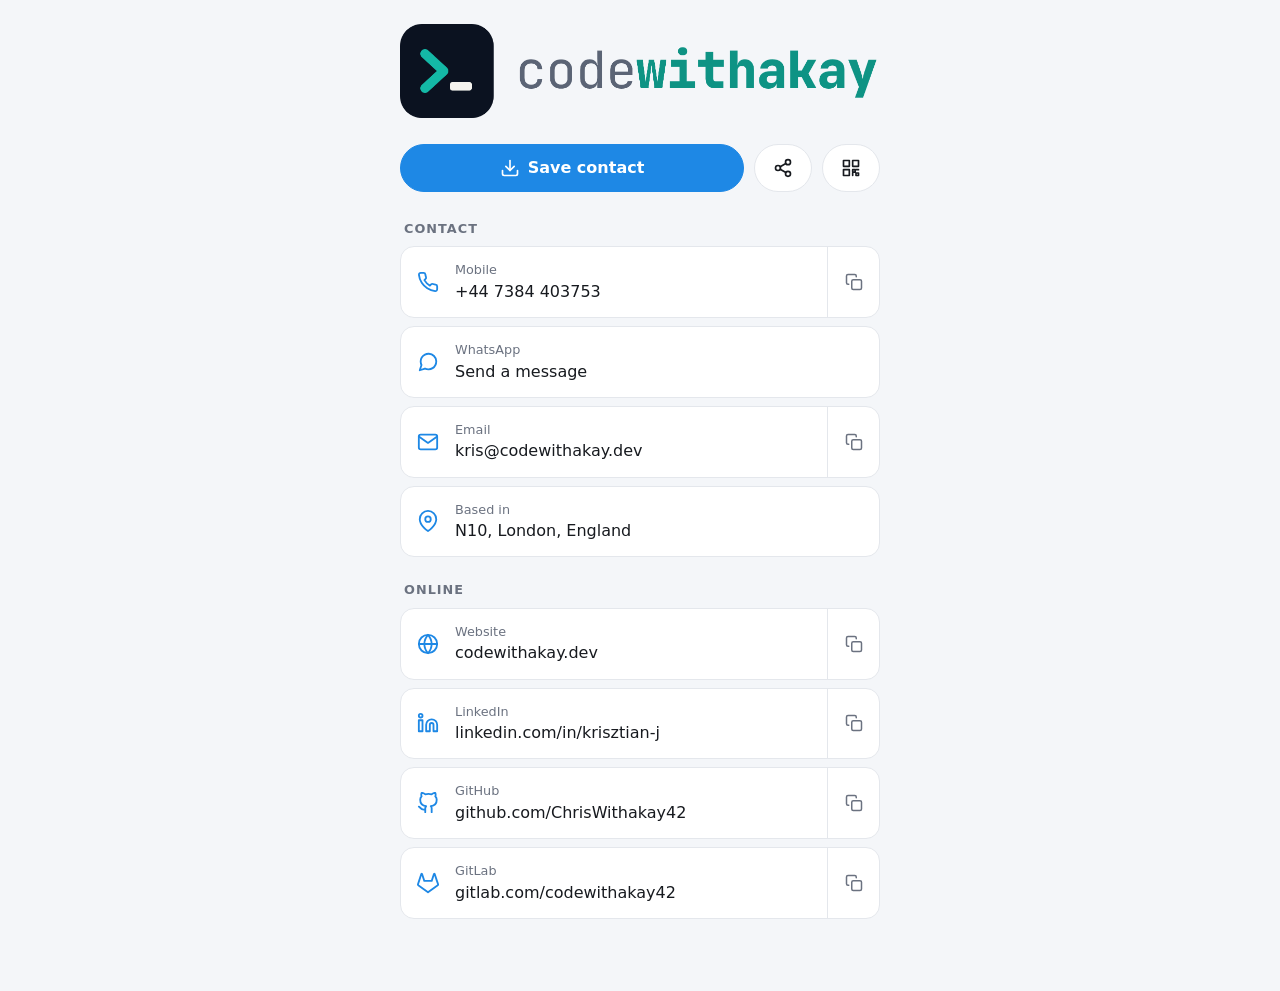
<file: index.html>
<!doctype html>
<html lang="en-GB">

<head>
  <meta charset="UTF-8">
  <meta name="viewport" content="width=device-width, initial-scale=1">
  <title>Krisztian Jakovcevic · CodeWithaKay</title>
  <meta name="description"
    content="Krisztian Jakovcevic, Founder and Lead Consultant at CodeWithaKay. Save my contact details, or reach me by phone, email or WhatsApp.">
  <meta name="theme-color" content="#1e88e5">
  <link rel="canonical" href="https://chriswithakay42.github.io/BusinessCard/">

  <meta property="og:type" content="profile">
  <meta property="og:title" content="Krisztian Jakovcevic · CodeWithaKay">
  <meta property="og:description" content="Founder / Lead Consultant / Developer. Tap to save my contact details.">
  <meta property="og:url" content="https://chriswithakay42.github.io/BusinessCard/">
  <meta property="og:image" content="https://chriswithakay42.github.io/BusinessCard/9a6gtOZBUU2.png">
  <meta name="twitter:card" content="summary_large_image">

  <link rel="manifest" href="manifest.webmanifest">
  <link rel="icon" href="icon-512.png" type="image/png">
  <link rel="apple-touch-icon" href="apple-touch-icon.png">
  <link rel="stylesheet" href="card.css">
</head>

<body>
  <main class="card">
    <header class="hero">
      <img src="lockup-light.png" width="1845" height="360" alt="CodeWithaKay">
    </header>

    <div class="actions">
      <a class="btn primary" href="kris.vcf" download="Krisztian Jakovcevic.vcf">
        <svg>
          <use href="icons.svg#i-download" />
        </svg> Save contact
      </a>
      <button class="btn" id="share" type="button" aria-label="Share this card">
        <svg>
          <use href="icons.svg#i-share" />
        </svg>
      </button>
      <button class="btn" id="qr-open" type="button" aria-label="Show QR code">
        <svg>
          <use href="icons.svg#i-qr" />
        </svg>
      </button>
    </div>

    <section class="group">
      <h2>Contact</h2>
      <ul class="rows">
        <li class="row">
          <a href="tel:+447384403753">
            <svg>
              <use href="icons.svg#i-phone" />
            </svg>
            <span class="label">Mobile</span>
            <span class="value">+44 7384 403753</span>
          </a>
          <button class="copy" type="button" data-copy="+447384403753" aria-label="Copy phone number"><svg>
              <use href="icons.svg#i-copy" />
            </svg></button>
        </li>
        <li class="row">
          <a href="https://wa.me/447384403753" target="_blank" rel="noopener">
            <svg>
              <use href="icons.svg#i-chat" />
            </svg>
            <span class="label">WhatsApp</span>
            <span class="value">Send a message</span>
          </a>
        </li>
        <li class="row">
          <a href="mailto:kris@codewithakay.dev">
            <svg>
              <use href="icons.svg#i-mail" />
            </svg>
            <span class="label">Email</span>
            <span class="value">kris@codewithakay.dev</span>
          </a>
          <button class="copy" type="button" data-copy="kris@codewithakay.dev" aria-label="Copy email address"><svg>
              <use href="icons.svg#i-copy" />
            </svg></button>
        </li>
        <li class="row">
          <a href="https://maps.google.com/?q=N10+London+England" target="_blank" rel="noopener">
            <svg>
              <use href="icons.svg#i-pin" />
            </svg>
            <span class="label">Based in</span>
            <span class="value">N10, London, England</span>
          </a>
        </li>
      </ul>
    </section>

    <section class="group">
      <h2>Online</h2>
      <ul class="rows">
        <li class="row">
          <a href="https://codewithakay.dev" target="_blank" rel="noopener">
            <svg>
              <use href="icons.svg#i-globe" />
            </svg>
            <span class="label">Website</span>
            <span class="value">codewithakay.dev</span>
          </a>
          <button class="copy" type="button" data-copy="https://codewithakay.dev"
            aria-label="Copy website address"><svg>
              <use href="icons.svg#i-copy" />
            </svg></button>
        </li>
        <li class="row">
          <a href="https://www.linkedin.com/in/krisztian-j" target="_blank" rel="noopener">
            <svg>
              <use href="icons.svg#i-linkedin" />
            </svg>
            <span class="label">LinkedIn</span>
            <span class="value">linkedin.com/in/krisztian-j</span>
          </a>
          <button class="copy" type="button" data-copy="https://www.linkedin.com/in/krisztian-j"
            aria-label="Copy LinkedIn address"><svg>
              <use href="icons.svg#i-copy" />
            </svg></button>
        </li>
        <li class="row">
          <a href="https://github.com/ChrisWithakay42" target="_blank" rel="noopener">
            <svg>
              <use href="icons.svg#i-github" />
            </svg>
            <span class="label">GitHub</span>
            <span class="value">github.com/ChrisWithakay42</span>
          </a>
          <button class="copy" type="button" data-copy="https://github.com/ChrisWithakay42"
            aria-label="Copy GitHub address"><svg>
              <use href="icons.svg#i-copy" />
            </svg></button>
        </li>
        <li class="row">
          <a href="https://gitlab.com/codewithakay42" target="_blank" rel="noopener">
            <svg>
              <use href="icons.svg#i-gitlab" />
            </svg>
            <span class="label">GitLab</span>
            <span class="value">gitlab.com/codewithakay42</span>
          </a>
          <button class="copy" type="button" data-copy="https://gitlab.com/codewithakay42"
            aria-label="Copy GitLab address"><svg>
              <use href="icons.svg#i-copy" />
            </svg></button>
        </li>
      </ul>
    </section>
  </main>

  <dialog id="qr" aria-labelledby="qr-title">
    <h2 id="qr-title">Krisztian Jakovcevic</h2>
    <p>Scan to open this card</p>
    <img src="qr.png" width="370" height="370" alt="QR code linking to this card">
    <button class="btn" type="button" data-close>Close</button>
  </dialog>

  <div class="toast" role="status" aria-live="polite"></div>
  <script src="card.js"></script>
</body>

</html>
</file>
<file: card.css>
:root {
  --bg: #f4f6f9;
  --surface: #ffffff;
  --text: #171a1f;
  --muted: #6b7280;
  --border: #e4e7ec;
  --accent: #1e88e5;
  --accent-ink: #ffffff;
  --radius: 14px;
  --font: system-ui, -apple-system, "Segoe UI", Roboto, "Helvetica Neue", Arial, sans-serif;
  --font-display: var(--font);
  color-scheme: light dark;
}
@media (prefers-color-scheme: dark) {
  :root {
    --bg: #0e1013;
    --surface: #181b20;
    --text: #f2f4f7;
    --muted: #9aa3b2;
    --border: #2b3038;
  }
}

* { box-sizing: border-box; }
html, body { margin: 0; }
body {
  font-family: var(--font);
  background: var(--bg);
  color: var(--text);
  line-height: 1.45;
  -webkit-font-smoothing: antialiased;
  padding: 24px 16px 48px;
}
a { color: inherit; text-decoration: none; }
button { font: inherit; color: inherit; }

.card {
  max-width: 480px;
  margin: 0 auto;
}

/* Header */
.hero { text-align: center; margin-bottom: 20px; }
.hero img {
  width: 100%;
  max-width: 480px;
  height: auto;
}
.wordmark {
  font-family: var(--font-display);
  font-size: 2.4rem;
  font-weight: 700;
  letter-spacing: -0.02em;
  margin: 0;
}
.tagline {
  margin: 8px 0 0;
  color: var(--muted);
  font-size: 1rem;
  text-wrap: balance;
}
.hero h1 { font-size: 1.5rem; margin: 16px 0 2px; }
.hero .role { color: var(--muted); margin: 0; }

/* Primary actions */
.actions {
  display: grid;
  grid-template-columns: 1fr auto auto;
  gap: 10px;
  margin: 20px 0 28px;
}
.btn {
  display: inline-flex;
  align-items: center;
  justify-content: center;
  gap: 8px;
  min-height: 48px;
  padding: 0 18px;
  border-radius: 999px;
  border: 1px solid var(--border);
  background: var(--surface);
  cursor: pointer;
  font-weight: 600;
  white-space: nowrap;
}
.btn.primary {
  background: var(--accent);
  border-color: var(--accent);
  color: var(--accent-ink);
}
.btn:active { transform: translateY(1px); }
.btn svg { width: 20px; height: 20px; }

/* Contact groups */
.group { margin-bottom: 24px; }
.group h2 {
  font-size: .8rem;
  font-weight: 600;
  text-transform: uppercase;
  letter-spacing: .08em;
  color: var(--muted);
  margin: 0 0 8px 4px;
}
.rows { list-style: none; margin: 0; padding: 0; display: grid; gap: 8px; }
.row {
  display: flex;
  align-items: stretch;
  background: var(--surface);
  border: 1px solid var(--border);
  border-radius: var(--radius);
  overflow: hidden;
}
.row > a {
  flex: 1;
  min-width: 0;
  display: grid;
  grid-template-columns: 24px 1fr;
  grid-template-rows: auto auto;
  column-gap: 14px;
  align-items: center;
  padding: 14px 16px;
}
.row > a svg {
  grid-row: 1 / span 2;
  width: 22px;
  height: 22px;
  color: var(--accent);
}
.row .label { font-size: .8rem; color: var(--muted); }
.row .value {
  font-weight: 500;
  overflow: hidden;
  text-overflow: ellipsis;
  white-space: nowrap;
}
.copy {
  flex: 0 0 52px;
  border: 0;
  border-left: 1px solid var(--border);
  background: transparent;
  cursor: pointer;
  color: var(--muted);
  display: grid;
  place-items: center;
}
.copy:hover, .copy:focus-visible { color: var(--accent); }
.copy svg { width: 18px; height: 18px; }

svg { fill: none; stroke: currentColor; stroke-width: 2; stroke-linecap: round; stroke-linejoin: round; }

/* QR dialog */
dialog {
  border: 0;
  border-radius: var(--radius);
  padding: 24px;
  width: min(92vw, 360px);
  background: var(--surface);
  color: var(--text);
  text-align: center;
}
dialog::backdrop { background: rgba(0,0,0,.55); }
dialog img {
  width: 100%;
  max-width: 260px;
  height: auto;
  background: #fff;
  border-radius: 8px;
  padding: 8px;
  image-rendering: pixelated;
}
dialog h2 { margin: 0 0 4px; font-size: 1.1rem; }
dialog p { margin: 0 0 16px; color: var(--muted); font-size: .9rem; }
dialog .btn { margin-top: 16px; }

/* Toast */
.toast {
  position: fixed;
  left: 50%;
  bottom: 28px;
  transform: translateX(-50%) translateY(20px);
  background: var(--text);
  color: var(--bg);
  padding: 10px 18px;
  border-radius: 999px;
  font-size: .9rem;
  opacity: 0;
  pointer-events: none;
  transition: opacity .2s, transform .2s;
}
.toast.show { opacity: 1; transform: translateX(-50%) translateY(0); }

footer {
  margin-top: 32px;
  text-align: center;
  font-size: .75rem;
  color: var(--muted);
}
</file>
